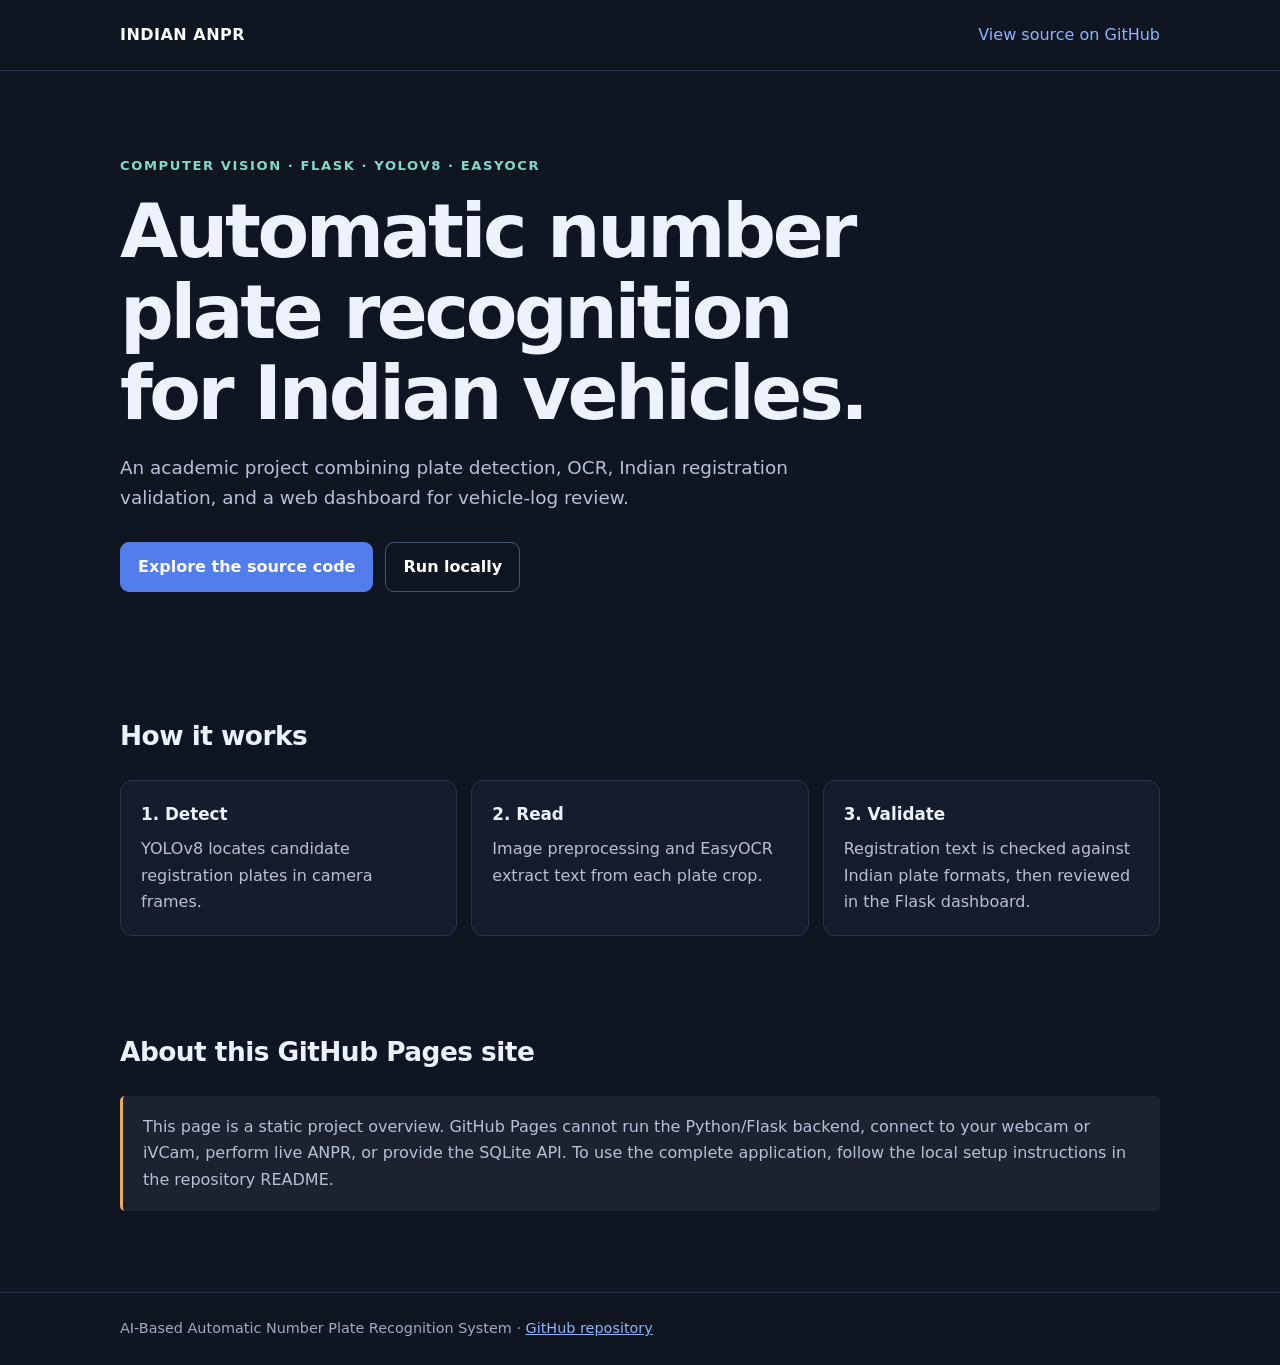
<file: docs/index.html>
<!doctype html>
<html lang="en">
<head>
  <meta charset="utf-8">
  <meta name="viewport" content="width=device-width, initial-scale=1">
  <meta name="theme-color" content="#101522">
  <meta name="description" content="AI-based Automatic Number Plate Recognition for Indian vehicles.">
  <title>Indian ANPR | Project Overview</title>
  <style>
    :root {
      color-scheme: dark;
      font-family: Inter, ui-sans-serif, system-ui, -apple-system, BlinkMacSystemFont, "Segoe UI", sans-serif;
      background: #101522;
      color: #eef2ff;
    }
    * { box-sizing: border-box; }
    body { margin: 0; line-height: 1.65; }
    a { color: #8db4ff; }
    .wrap { width: min(1040px, calc(100% - 40px)); margin: 0 auto; }
    header { padding: 22px 0; border-bottom: 1px solid #293247; }
    nav { display: flex; justify-content: space-between; align-items: center; gap: 16px; }
    nav a { text-decoration: none; }
    .brand { color: #fff; font-weight: 750; letter-spacing: .03em; }
    .hero { padding: 84px 0 64px; }
    .eyebrow { color: #80dbc5; font-size: .82rem; font-weight: 700; letter-spacing: .12em; text-transform: uppercase; }
    h1 { max-width: 760px; margin: 14px 0; font-size: clamp(2.4rem, 7vw, 4.7rem); line-height: 1.08; letter-spacing: -.045em; }
    .lead { max-width: 720px; color: #b6c1d5; font-size: 1.15rem; }
    .actions { display: flex; flex-wrap: wrap; gap: 12px; margin-top: 28px; }
    .button { display: inline-block; padding: 11px 17px; border: 1px solid #465574; border-radius: 9px; color: #fff; font-weight: 650; text-decoration: none; }
    .button.primary { border-color: #537deb; background: #537deb; }
    section { padding: 36px 0; }
    h2 { font-size: 1.65rem; letter-spacing: -.02em; }
    .grid { display: grid; grid-template-columns: repeat(auto-fit, minmax(210px, 1fr)); gap: 14px; }
    .card { padding: 20px; border: 1px solid #293247; border-radius: 12px; background: #151d2c; }
    .card h3 { margin: 0 0 8px; font-size: 1.05rem; }
    .card p, .note { margin: 0; color: #b6c1d5; }
    .note { padding: 18px 20px; border-left: 3px solid #e8ad5a; border-radius: 5px; background: #1d2230; }
    footer { margin-top: 45px; padding: 24px 0; border-top: 1px solid #293247; color: #9eabc1; font-size: .9rem; }
  </style>
</head>
<body>
  <header>
    <nav class="wrap" aria-label="Main navigation">
      <a class="brand" href="./">INDIAN ANPR</a>
      <a href="https://github.com/vijayalnavar16-oss/ANPR-System">View source on GitHub</a>
    </nav>
  </header>
  <main class="wrap">
    <section class="hero">
      <div class="eyebrow">Computer vision · Flask · YOLOv8 · EasyOCR</div>
      <h1>Automatic number plate recognition for Indian vehicles.</h1>
      <p class="lead">An academic project combining plate detection, OCR, Indian registration validation, and a web dashboard for vehicle-log review.</p>
      <div class="actions">
        <a class="button primary" href="https://github.com/vijayalnavar16-oss/ANPR-System">Explore the source code</a>
        <a class="button" href="https://github.com/vijayalnavar16-oss/ANPR-System#quickstart-guide">Run locally</a>
      </div>
    </section>
    <section>
      <h2>How it works</h2>
      <div class="grid">
        <article class="card">
          <h3>1. Detect</h3>
          <p>YOLOv8 locates candidate registration plates in camera frames.</p>
        </article>
        <article class="card">
          <h3>2. Read</h3>
          <p>Image preprocessing and EasyOCR extract text from each plate crop.</p>
        </article>
        <article class="card">
          <h3>3. Validate</h3>
          <p>Registration text is checked against Indian plate formats, then reviewed in the Flask dashboard.</p>
        </article>
      </div>
    </section>
    <section>
      <h2>About this GitHub Pages site</h2>
      <p class="note">This page is a static project overview. GitHub Pages cannot run the Python/Flask backend, connect to your webcam or iVCam, perform live ANPR, or provide the SQLite API. To use the complete application, follow the local setup instructions in the repository README.</p>
    </section>
  </main>
  <footer>
    <div class="wrap">AI-Based Automatic Number Plate Recognition System · <a href="https://github.com/vijayalnavar16-oss/ANPR-System">GitHub repository</a></div>
  </footer>
</body>
</html>
</file>
